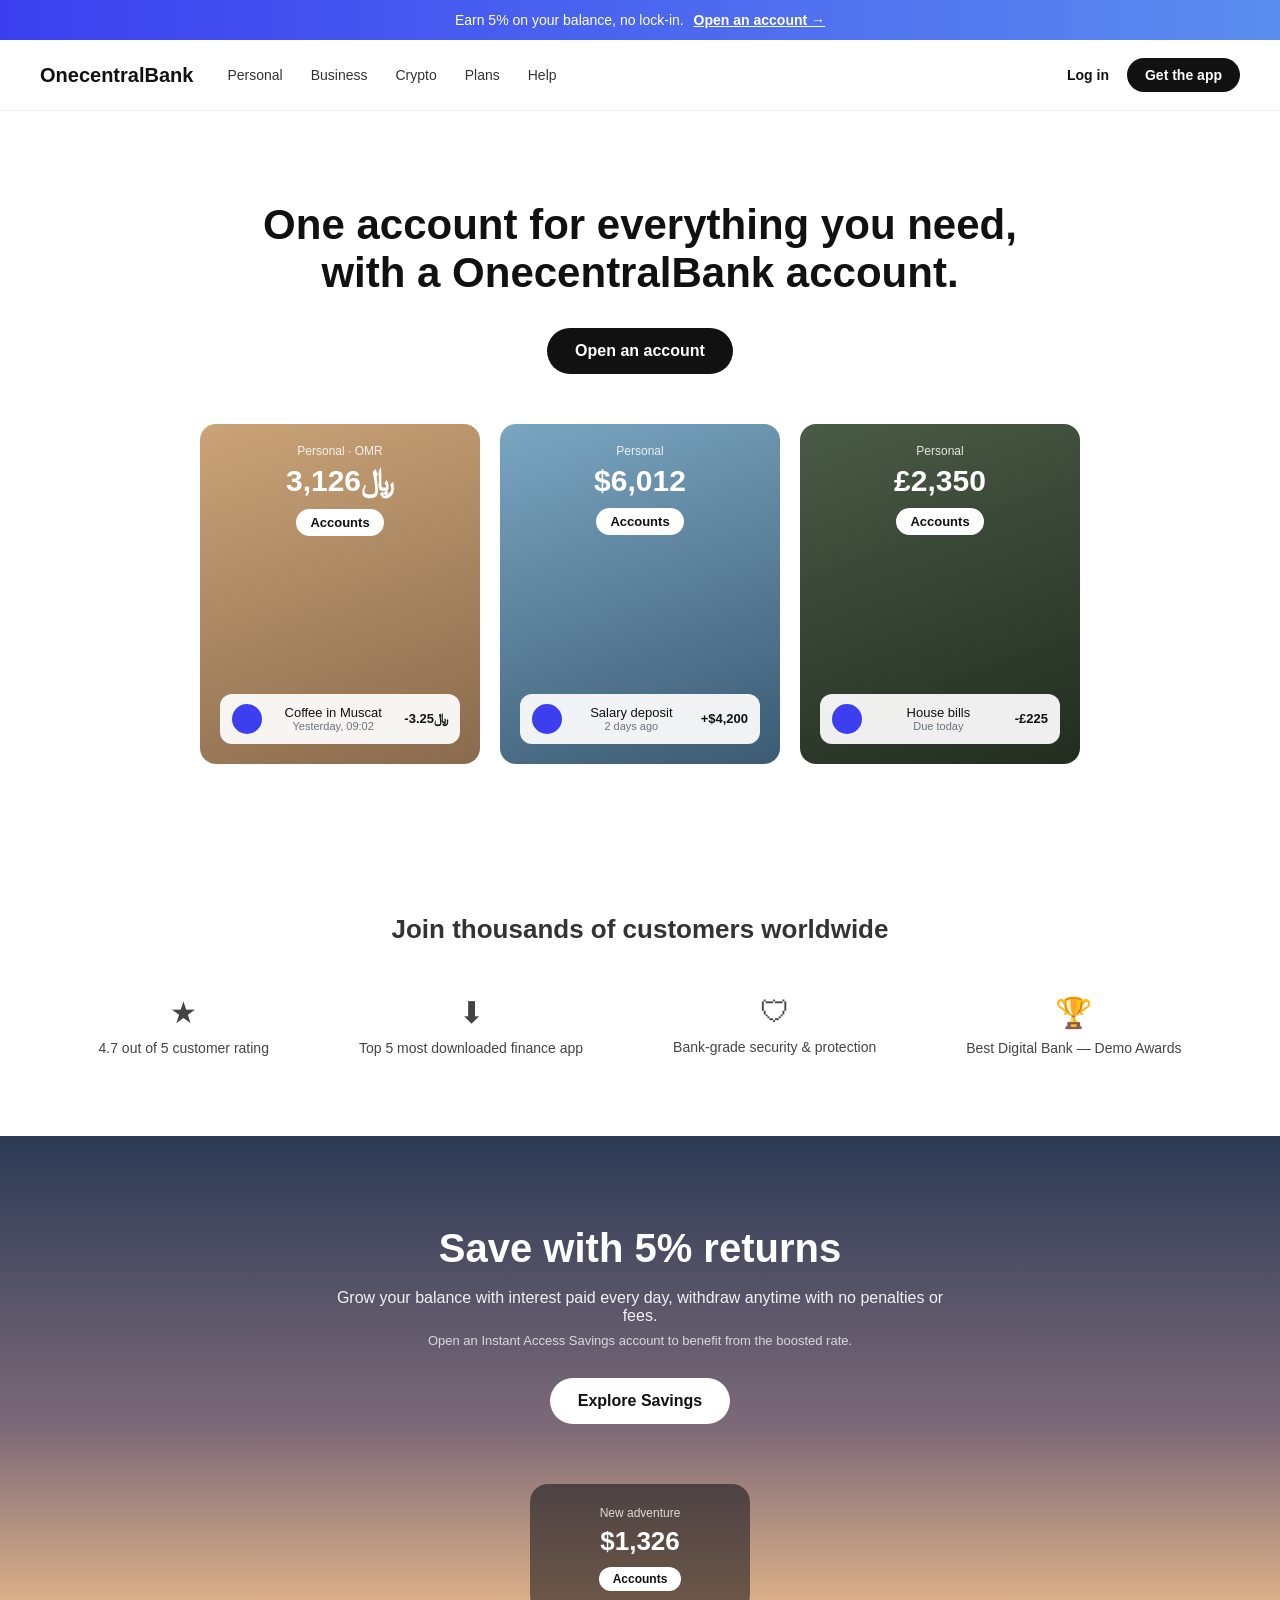
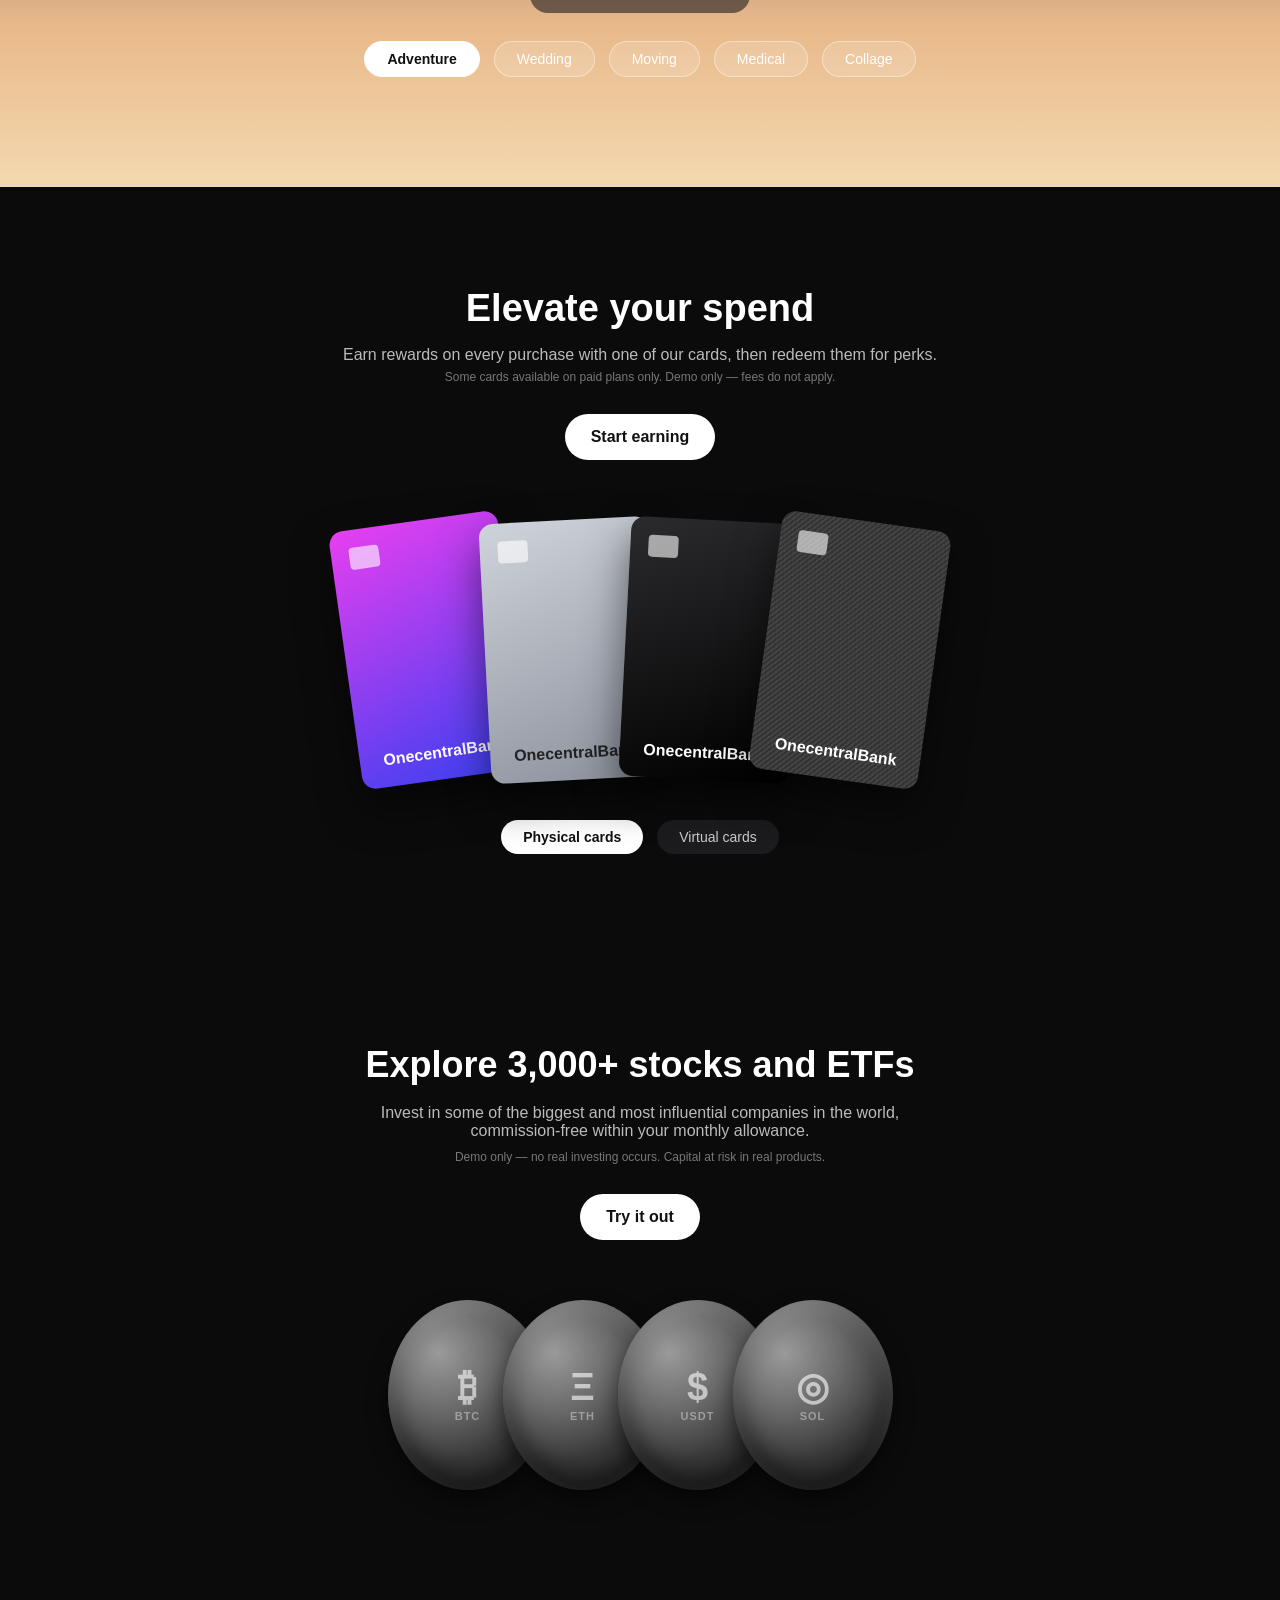
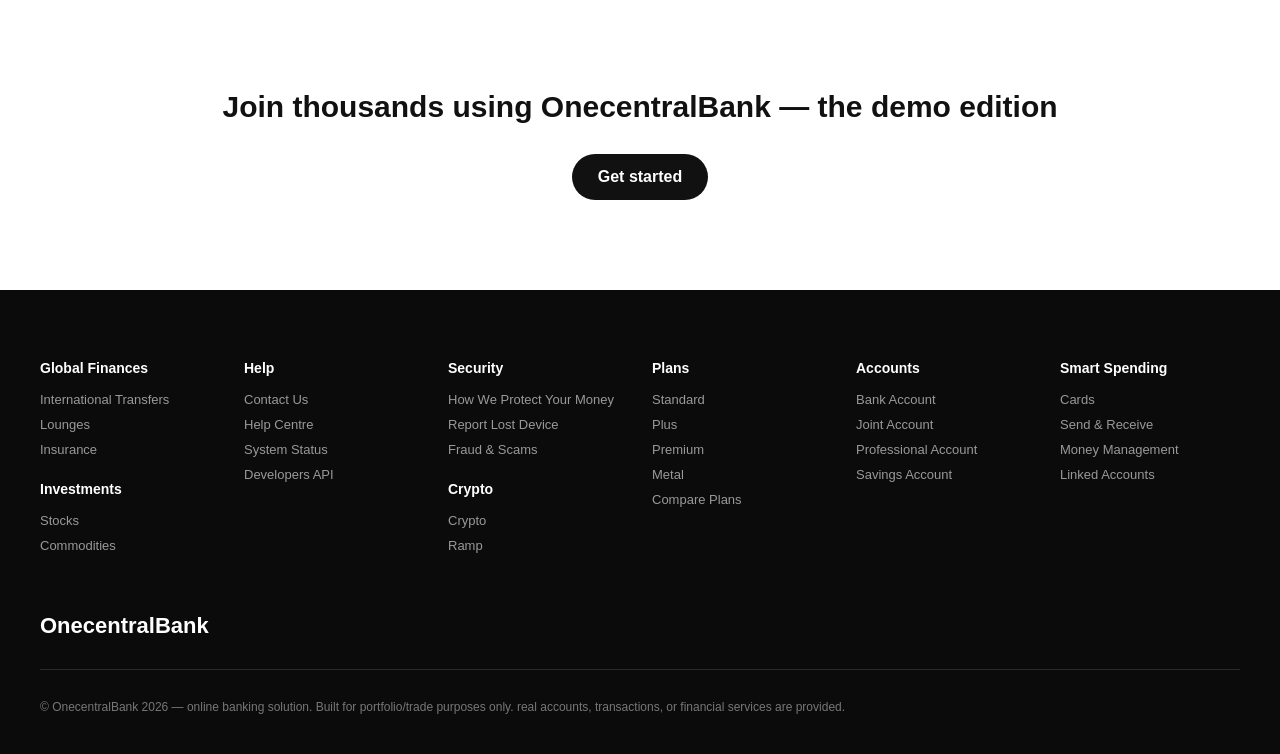
<file: index.html>
<!DOCTYPE html>
<html lang="en">
<head>
<meta charset="UTF-8">
<title>OnecentralBank — Banking made simple</title>
<meta name="viewport" content="width=device-width, initial-scale=1.0">
<style>
:root{
  --blue1:#3b3ff0;--blue2:#5b8def;--dark:#0b0b0c;--white:#fff;
  --text-muted:#6b7280;--radius:16px;
}
*{box-sizing:border-box;margin:0;padding:0;}
body{font-family:-apple-system,BlinkMacSystemFont,"Segoe UI",Roboto,Arial,sans-serif;color:#111;background:#fff;}
a{text-decoration:none;color:inherit;}

/* ---- top promo banner ---- */
.promo{
  background:linear-gradient(90deg,var(--blue1),var(--blue2));
  color:#fff;text-align:center;padding:12px 16px;font-size:14px;font-weight:500;
}
.promo a{text-decoration:underline;font-weight:700;margin-left:6px;}

/* ---- nav ---- */
.nav{display:flex;align-items:center;justify-content:space-between;padding:18px 40px;border-bottom:1px solid #eee;gap:24px;flex-wrap:nowrap;}
.nav .brand{font-weight:800;font-size:20px;white-space:nowrap;margin-right:10px;}
.nav .links{display:flex;gap:28px;font-size:14px;color:#333;flex:1;white-space:nowrap;}
.nav .actions{display:flex;align-items:center;flex-shrink:0;}
.nav .actions a{margin-left:18px;font-size:14px;font-weight:600;white-space:nowrap;}
.nav .actions .cta{background:#111;color:#fff;padding:9px 18px;border-radius:30px;white-space:nowrap;}

/* ---- hero with 3 account cards ---- */
.hero{padding:90px 40px 70px;text-align:center;}
.hero h1{font-size:42px;line-height:1.15;max-width:760px;margin:0 auto 30px;}
.hero .btn-dark{display:inline-block;background:#111;color:#fff;padding:14px 28px;border-radius:30px;font-weight:600;margin-bottom:50px;}
.cards-row{display:flex;gap:20px;justify-content:center;flex-wrap:wrap;max-width:1000px;margin:0 auto;}
.acc-card{
  width:280px;height:340px;border-radius:var(--radius);position:relative;overflow:hidden;
  display:flex;flex-direction:column;justify-content:space-between;padding:20px;color:#fff;
  background-size:cover;background-position:center;
}
.acc-card.c1{background:linear-gradient(160deg,#caa377,#8a6a4d);}
.acc-card.c2{background:linear-gradient(160deg,#7aa6c2,#3c5a73);}
.acc-card.c3{background:linear-gradient(160deg,#4a5b46,#222d20);}
.acc-card .top{font-size:12px;opacity:.85;}
.acc-card .amount{font-size:30px;font-weight:700;margin:6px 0 10px;}
.acc-card .pill{background:#fff;color:#111;display:inline-block;padding:6px 14px;border-radius:20px;font-size:13px;font-weight:600;width:fit-content;}
.acc-card .tx{background:rgba(255,255,255,.92);color:#111;border-radius:12px;padding:10px 12px;display:flex;align-items:center;gap:10px;font-size:13px;}
.tx .icon{width:30px;height:30px;border-radius:50%;background:#3b3ff0;flex-shrink:0;}
.tx .meta{flex:1;}
.tx .meta .sub{color:var(--text-muted);font-size:11px;}
.tx .amt{font-weight:700;}

/* ---- trust badges ---- */
.trust{text-align:center;padding:80px 40px;}
.trust h2{font-size:26px;color:#333;margin-bottom:50px;font-weight:600;}
.badges{display:flex;justify-content:center;gap:90px;flex-wrap:wrap;}
.badge-item{font-size:14px;color:#444;}
.badge-item .glyph{font-size:30px;margin-bottom:10px;}

/* ---- savings hero (gradient sky instead of photo) ---- */
.savings{
  background:linear-gradient(180deg,#2b3a55 0%,#7d6a78 45%,#e8b98a 75%,#f4d9b0 100%);
  color:#fff;text-align:center;padding:90px 40px 110px;position:relative;
}
.savings h1{font-size:40px;margin-bottom:18px;}
.savings p{max-width:640px;margin:0 auto 8px;opacity:.92;}
.savings .fine{font-size:13px;opacity:.75;margin-bottom:30px;}
.savings .btn-light{display:inline-block;background:#fff;color:#111;padding:14px 28px;border-radius:30px;font-weight:600;margin-bottom:60px;}
.float-card{
  background:rgba(15,15,20,.55);backdrop-filter:blur(6px);
  border-radius:18px;width:220px;margin:0 auto;padding:22px 18px;text-align:center;
}
.float-card .label{font-size:12px;opacity:.8;}
.float-card .amt{font-size:26px;font-weight:700;margin:6px 0 10px;}
.float-card .pill{background:#fff;color:#111;padding:5px 14px;border-radius:20px;font-size:12px;font-weight:600;display:inline-block;}
.goal-tabs{margin-top:28px;display:flex;justify-content:center;gap:14px;}
.goal-tabs span{background:rgba(255,255,255,.15);border:1px solid rgba(255,255,255,.4);padding:9px 22px;border-radius:30px;font-size:14px;}
.goal-tabs span.on{background:#fff;color:#111;border-color:#fff;font-weight:700;}

/* ---- dark cards section ---- */
.dark-section{background:var(--dark);color:#fff;text-align:center;padding:100px 40px;}
.dark-section h1{font-size:38px;margin-bottom:16px;}
.dark-section p{max-width:600px;margin:0 auto 6px;color:#bbb;}
.dark-section .fine{font-size:12px;color:#777;margin-bottom:30px;}
.dark-section .btn-light{display:inline-block;background:#fff;color:#111;padding:14px 26px;border-radius:30px;font-weight:600;margin-bottom:60px;}
.card-fan{display:flex;justify-content:center;gap:-20px;perspective:1000px;}
.fan-card{
  width:170px;height:260px;border-radius:14px;margin-left:-30px;
  display:flex;flex-direction:column;justify-content:space-between;padding:18px;color:#fff;font-weight:700;
  transform:rotate(var(--r));box-shadow:0 20px 40px rgba(0,0,0,.5);
}
.fan-card:first-child{margin-left:0;}
.fan-card.p1{background:linear-gradient(160deg,#e63ff0,#3b3ff0);--r:-8deg;}
.fan-card.p2{background:linear-gradient(160deg,#cfd3da,#8b919c);--r:-3deg;color:#222;}
.fan-card.p3{background:linear-gradient(160deg,#2b2b2e,#000);--r:3deg;}
.fan-card.p4{background:repeating-linear-gradient(135deg,#444 0 2px,#333 2px 4px);--r:8deg;}
.fan-card .chip{width:30px;height:22px;background:rgba(255,255,255,.6);border-radius:4px;}
.toggle-row{margin-top:40px;display:flex;justify-content:center;gap:14px;}
.toggle-row span{background:#1c1c1e;padding:9px 22px;border-radius:30px;font-size:14px;color:#ccc;}
.toggle-row span.on{background:#fff;color:#111;font-weight:700;}

/* ---- coins / invest section ---- */
.invest-section{background:var(--dark);color:#fff;text-align:center;padding:90px 40px 110px;}
.invest-section h1{font-size:36px;margin-bottom:18px;}
.invest-section p{color:#bbb;max-width:600px;margin:0 auto 10px;}
.invest-section .fine{font-size:12px;color:#777;margin-bottom:30px;}
.invest-section .btn-light{display:inline-block;background:#fff;color:#111;padding:14px 26px;border-radius:30px;font-weight:600;margin-bottom:60px;}
.coins{display:flex;justify-content:center;align-items:center;}
.coin{
  width:160px;height:190px;border-radius:50%;
  background:radial-gradient(circle at 32% 28%,#9a9a9a 0%,#6b6b6b 32%,#3a3a3a 62%,#1a1a1a 100%);
  display:flex;flex-direction:column;align-items:center;justify-content:center;
  margin-left:-45px;
  box-shadow:inset 0 8px 18px rgba(255,255,255,.18), inset 0 -14px 26px rgba(0,0,0,.55), 0 10px 20px rgba(0,0,0,.5);
  animation:coinFloat 4.5s ease-in-out infinite;
}
.coin .glyph{font-size:38px;font-weight:800;color:rgba(255,255,255,.6);line-height:1;}
.coin .ticker{font-size:11px;font-weight:700;color:rgba(255,255,255,.4);letter-spacing:1px;margin-top:4px;}
.coin:first-child{margin-left:0;}
.coin:nth-child(2){animation-delay:.3s;}
.coin:nth-child(3){animation-delay:.6s;}
.coin:nth-child(4){animation-delay:.9s;}
@keyframes coinFloat{
  0%,100%{transform:translateY(0);}
  50%{transform:translateY(-10px);}
}

/* ---- stats strip ---- */
.stats{background:#fff;text-align:center;padding:90px 40px;}
.stats h2{font-size:30px;margin-bottom:30px;}
.stats .btn-dark{display:inline-block;background:#111;color:#fff;padding:14px 26px;border-radius:30px;font-weight:600;}

/* ---- footer ---- */
footer{background:var(--dark);color:#ccc;padding:70px 40px 40px;}
.footer-grid{display:grid;grid-template-columns:repeat(6,1fr);gap:24px;max-width:1200px;margin:0 auto 50px;}
.footer-grid h4{color:#fff;font-size:14px;margin-bottom:16px;}
.footer-grid a{display:block;font-size:13px;color:#999;margin-bottom:10px;}
.footer-bottom{max-width:1200px;margin:0 auto;border-top:1px solid #2a2a2c;padding-top:30px;font-size:12px;color:#777;}
.footer-brand{font-size:22px;font-weight:800;color:#fff;margin-bottom:30px;}

@media (max-width:900px){
  .footer-grid{grid-template-columns:repeat(2,1fr);}
  .hero h1,.dark-section h1,.savings h1{font-size:28px;}
  .card-fan{flex-wrap:wrap;}
}
</style>
</head>
<body>

    <div class="promo">Earn 5% on your balance, no lock-in. <a href="login.html">Open an account →</a></div>

    <div class="nav">
        <div class="brand">OnecentralBank</div>
        <div class="links">
            <a href="coming-soon.html">Personal</a><a href="coming-soon.html">Business</a><a href="coming-soon.html">Crypto</a><a href="coming-soon.html">Plans</a><a href="coming-soon.html">Help</a>
        </div>
        <div class="actions">
            <a href="login.html">Log in</a>
            <a href="coming-soon.html" class="cta">Get the app</a>
        </div>
    </div>

    <!-- HERO -->
    <section class="hero">
        <h1>One account for everything you need, with a OnecentralBank account.</h1>
        <a class="btn-dark" href="login.html">Open an account</a>
        <div class="cards-row">
            <div class="acc-card c1">
                <div><div class="top">Personal · OMR</div><div class="amount">﷼3,126</div><div class="pill">Accounts</div></div>
                <div class="tx"><div class="icon"></div><div class="meta">Coffee in Muscat<div class="sub">Yesterday, 09:02</div></div><div class="amt">-﷼3.25</div></div>
            </div>
            <div class="acc-card c2">
                <div><div class="top">Personal</div><div class="amount">$6,012</div><div class="pill">Accounts</div></div>
                <div class="tx"><div class="icon"></div><div class="meta">Salary deposit<div class="sub">2 days ago</div></div><div class="amt">+$4,200</div></div>
            </div>
            <div class="acc-card c3">
                <div><div class="top">Personal</div><div class="amount">£2,350</div><div class="pill">Accounts</div></div>
                <div class="tx"><div class="icon"></div><div class="meta">House bills<div class="sub">Due today</div></div><div class="amt">-£225</div></div>
            </div>
        </div>
    </section>

    <!-- TRUST BADGES -->
    <section class="trust">
        <h2>Join thousands of customers worldwide</h2>
        <div class="badges">
            <div class="badge-item"><div class="glyph">★</div>4.7 out of 5 customer rating</div>
            <div class="badge-item"><div class="glyph">⬇</div>Top 5 most downloaded finance app</div>
            <div class="badge-item"><div class="glyph">🛡</div>Bank-grade security &amp; protection</div>
            <div class="badge-item"><div class="glyph">🏆</div>Best Digital Bank — Demo Awards</div>
        </div>
    </section>

    <!-- SAVINGS -->
    <section class="savings">
        <h1>Save with 5% returns</h1>
        <p>Grow your balance with interest paid every day, withdraw anytime with no penalties or fees.</p>
        <p class="fine">Open an Instant Access Savings account to benefit from the boosted rate. </p>
        <a class="btn-light" href="index.html">Explore Savings</a>
        <div class="float-card">
            <div class="label">New adventure</div>
            <div class="amt">$1,326</div>
            <div class="pill">Accounts</div>
        </div>
        <div class="goal-tabs">
            <span class="on">Adventure</span><span>Wedding</span><span>Moving</span><span>Medical</span><span>Collage</span>
        </div>
    </section>

    <!-- DARK CARDS -->
    <section class="dark-section">
        <h1>Elevate your spend</h1>
        <p>Earn rewards on every purchase with one of our cards, then redeem them for perks.</p>
        <p class="fine">Some cards available on paid plans only. Demo only — fees do not apply.</p>
        <a class="btn-light" href="index.html">Start earning</a>
        <div class="card-fan">
            <div class="fan-card p1"><div class="chip"></div>OnecentralBank</div>
            <div class="fan-card p2"><div class="chip"></div>OnecentralBank</div>
            <div class="fan-card p3"><div class="chip"></div>OnecentralBank</div>
            <div class="fan-card p4"><div class="chip"></div>OnecentralBank</div>
        </div>
        <div class="toggle-row"><span class="on">Physical cards</span><span>Virtual cards</span></div>
    </section>

    <!-- INVEST / COINS -->
    <section class="invest-section">
        <h1>Explore 3,000+ stocks and ETFs</h1>
        <p>Invest in some of the biggest and most influential companies in the world, commission-free within your monthly allowance.</p>
        <p class="fine">Demo only — no real investing occurs. Capital at risk in real products.</p>
        <a class="btn-light" href="index.html">Try it out</a>
        <div class="coins">
            <div class="coin"><div class="glyph">₿</div><div class="ticker">BTC</div></div>
            <div class="coin"><div class="glyph">Ξ</div><div class="ticker">ETH</div></div>
            <div class="coin"><div class="glyph">$</div><div class="ticker">USDT</div></div>
            <div class="coin"><div class="glyph">◎</div><div class="ticker">SOL</div></div>
        </div>
    </section>

    <!-- STATS -->
    <section class="stats">
        <h2>Join thousands using OnecentralBank — the demo edition</h2>
        <a class="btn-dark" href="index.html">Get started</a>
    </section>

    <!-- FOOTER -->
    <footer>
        <div class="footer-grid">
            <div>
                <h4>Global Finances</h4>
                <a href="#">International Transfers</a><a href="#">Lounges</a><a href="#">Insurance</a>
                <h4 style="margin-top:24px;">Investments</h4>
                <a href="#">Stocks</a><a href="#">Commodities</a>
            </div>
            <div>
                <h4>Help</h4>
                <a href="#">Contact Us</a><a href="#">Help Centre</a><a href="#">System Status</a><a href="#">Developers API</a>
            </div>
            <div>
                <h4>Security</h4>
                <a href="#">How We Protect Your Money</a><a href="#">Report Lost Device</a><a href="#">Fraud &amp; Scams</a>
                <h4 style="margin-top:24px;">Crypto</h4>
                <a href="#">Crypto</a><a href="#">Ramp</a>
            </div>
            <div>
                <h4>Plans</h4>
                <a href="#">Standard</a><a href="#">Plus</a><a href="#">Premium</a><a href="#">Metal</a><a href="#">Compare Plans</a>
            </div>
            <div>
                <h4>Accounts</h4>
                <a href="#">Bank Account</a><a href="#">Joint Account</a><a href="#">Professional Account</a><a href="#">Savings Account</a>
            </div>
            <div>
                <h4>Smart Spending</h4>
                <a href="#">Cards</a><a href="#">Send &amp; Receive</a><a href="#">Money Management</a><a href="#">Linked Accounts</a>
            </div>
        </div>
        <div class="footer-brand">OnecentralBank</div>
        <div class="footer-bottom">
            © OnecentralBank  2026 — online banking solution. Built for portfolio/trade purposes only.  real accounts, transactions, or financial services are provided.
        </div>
    </footer>

</body>
</html>
</file>
